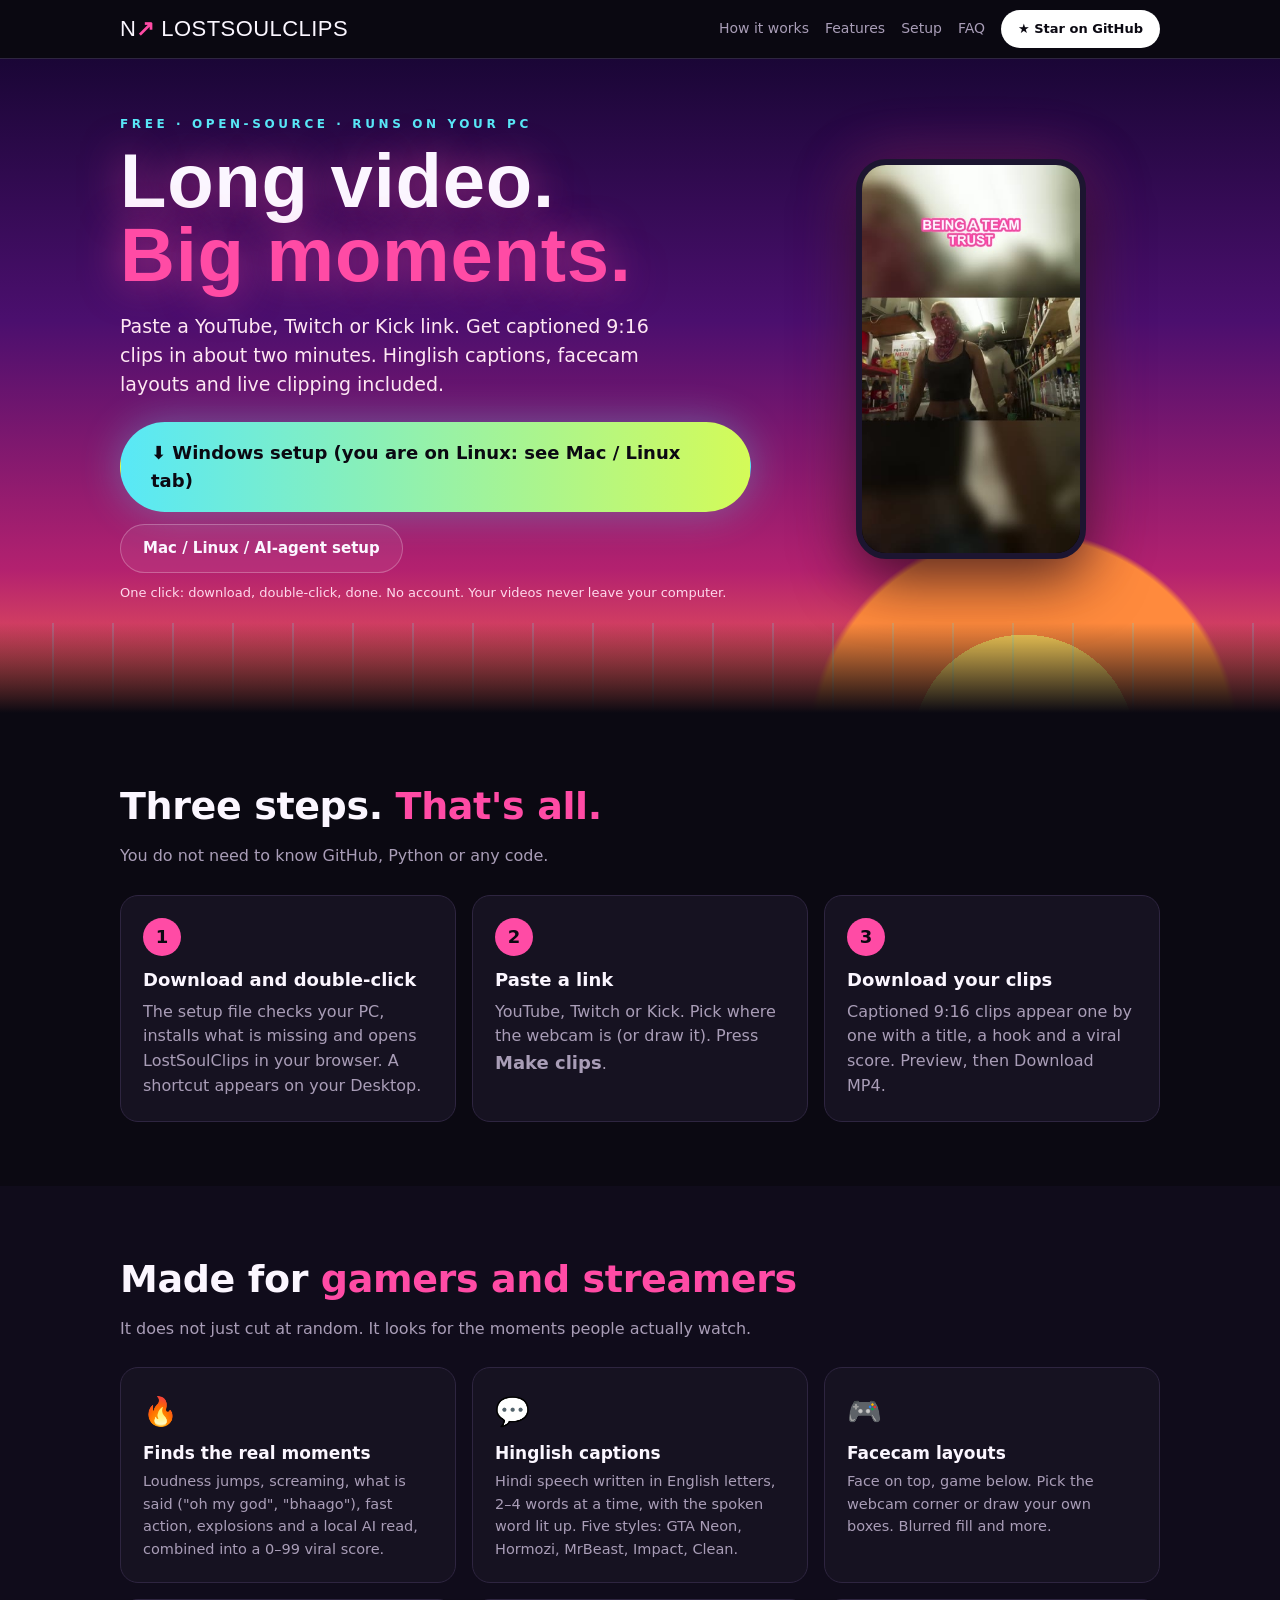
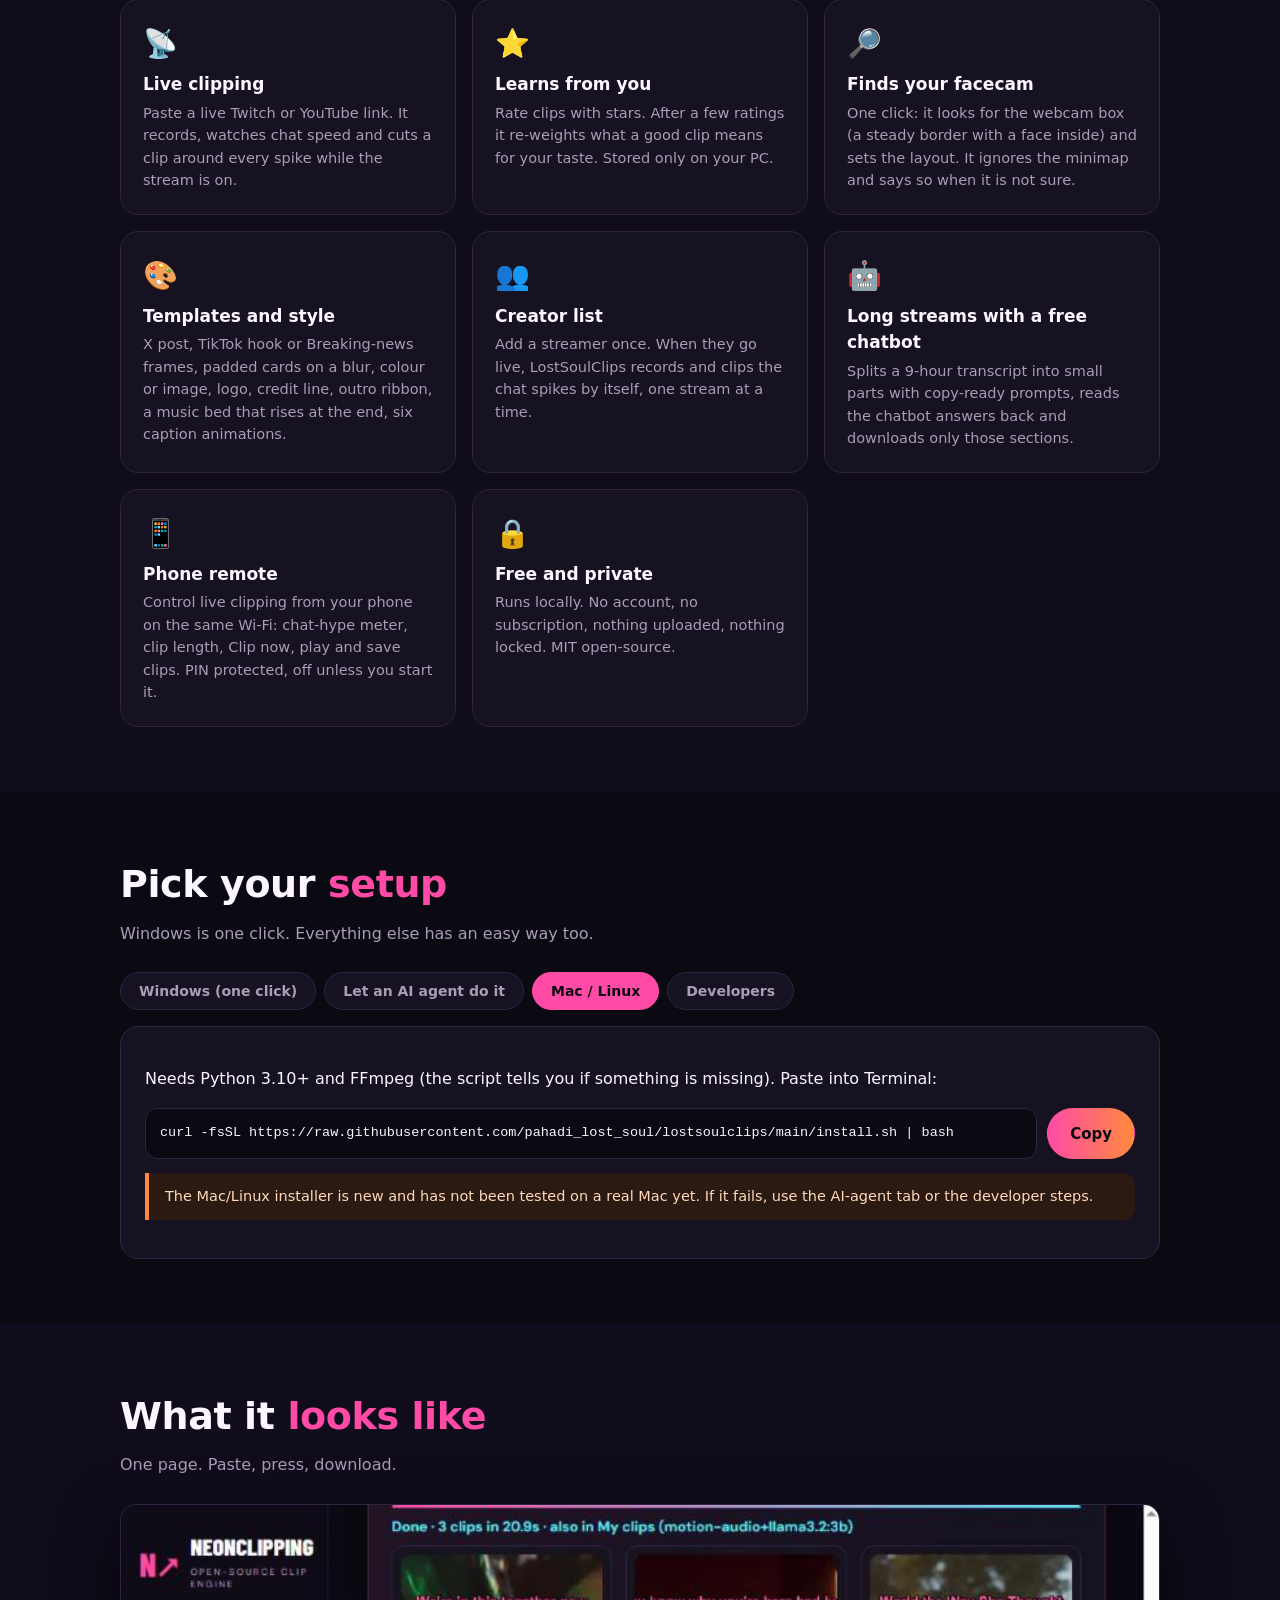
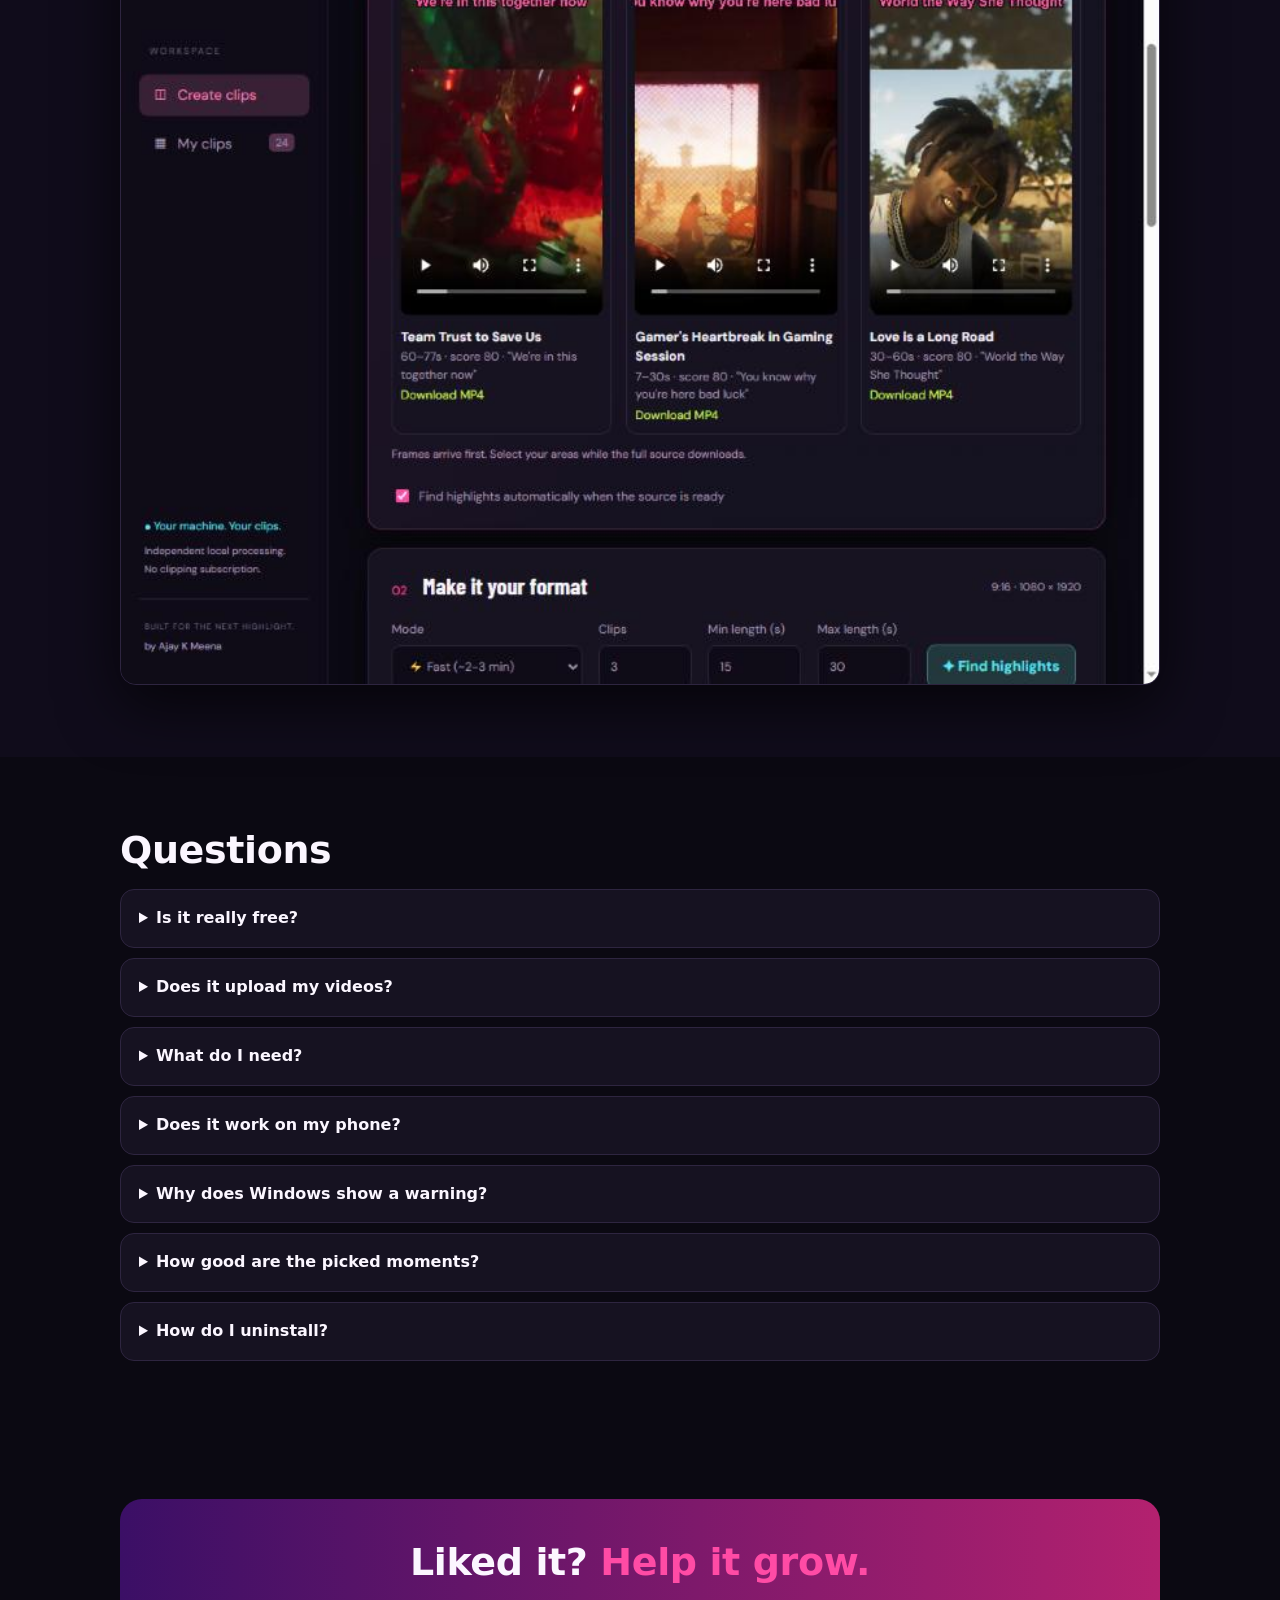
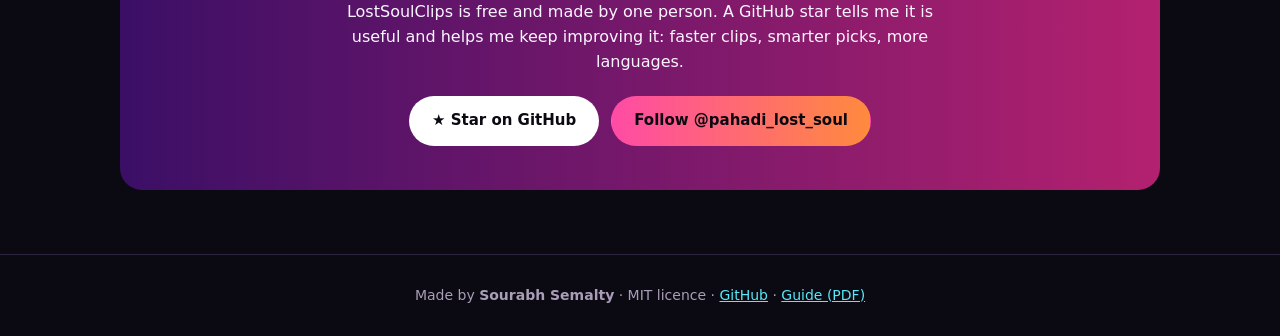
<file: docs/index.html>
<!doctype html>
<html lang="en">
<head>
<meta charset="utf-8">
<meta name="viewport" content="width=device-width, initial-scale=1">
<title>LostSoulClips · Free AI clip maker for gamers and streamers</title>
<meta name="description" content="Paste a YouTube, Twitch or Kick link and get captioned 9:16 clips in about two minutes. Free, open-source, runs on your own PC. Hinglish captions, facecam layouts, live clipping.">
<meta property="og:title" content="LostSoulClips: paste a link, get captioned 9:16 clips">
<meta property="og:description" content="Free and open-source. One-click setup for Windows. Hinglish captions, facecam layouts, live clipping, learns from your star ratings.">
<meta property="og:type" content="website">
<link rel="icon" href="data:image/svg+xml,%3Csvg xmlns='http://www.w3.org/2000/svg' viewBox='0 0 64 64'%3E%3Crect width='64' height='64' rx='14' fill='%230b0912'/%3E%3Ctext x='8' y='46' font-family='Impact,Arial Black' font-size='38' fill='%23ff4ba5'%3EN%3C/text%3E%3Cpath d='M34 40 L52 22 M40 22 H52 V34' stroke='%2358e8f7' stroke-width='5' fill='none' stroke-linecap='round'/%3E%3C/svg%3E">
<style>
:root{--bg:#0b0912;--panel:#161221;--line:#2e2540;--pink:#ff4ba5;--cyan:#58e8f7;--lime:#d4fb58;--orange:#ff8a3d;--white:#fbf6ff;--muted:#a99db7}
*{box-sizing:border-box}html{scroll-behavior:smooth}
body{margin:0;background:var(--bg);color:var(--white);font-family:"Segoe UI",system-ui,-apple-system,"Nirmala UI",sans-serif;line-height:1.55}
a{color:var(--cyan)}
.wrap{max-width:1080px;margin:0 auto;padding:0 20px}
nav{position:sticky;top:0;z-index:20;background:#0b0912e6;backdrop-filter:blur(10px);border-bottom:1px solid var(--line)}
nav .wrap{display:flex;align-items:center;gap:18px;height:58px}
.logo{font-family:Impact,"Arial Black",sans-serif;font-size:22px;letter-spacing:.02em;color:var(--white);text-decoration:none}.logo b{color:var(--pink)}
nav .links{margin-left:auto;display:flex;gap:16px;align-items:center;font-size:14px}nav .links a{color:var(--muted);text-decoration:none}nav .links a:hover{color:var(--white)}
.btn{display:inline-flex;align-items:center;gap:8px;border-radius:999px;padding:12px 22px;font-weight:800;text-decoration:none;border:1px solid transparent;cursor:pointer;font-size:15px;font-family:inherit}
.btn.main{background:linear-gradient(90deg,var(--cyan),var(--lime));color:#0b0912;font-size:18px;padding:16px 30px;box-shadow:0 0 40px #58e8f755}
.btn.pink{background:linear-gradient(90deg,var(--pink),var(--orange));color:#0b0912}
.btn.ghost{background:#ffffff10;border-color:#ffffff40;color:var(--white)}
.btn.white{background:#fff;color:#0b0912}
.btn:hover{transform:translateY(-2px)}
.hero{position:relative;overflow:hidden;background:radial-gradient(circle at 80% 105%,#ffd45a 0 9%,#ff8a3d 9% 17%,transparent 17.5%),linear-gradient(180deg,#1a0636 0%,#4b0f6e 40%,#b3216f 78%,#ff6a4d 100%)}
.hero::after{content:"";position:absolute;left:-10%;right:-10%;bottom:0;height:90px;background:linear-gradient(#0b091200,#0b0912),repeating-linear-gradient(90deg,#58e8f733 0 2px,transparent 2px 60px)}
.hero .wrap{display:grid;grid-template-columns:1.25fr .75fr;gap:30px;align-items:center;padding-top:56px;padding-bottom:110px;position:relative;z-index:1}
.kicker{letter-spacing:.3em;font-size:12px;font-weight:800;color:var(--cyan)}
h1{font-family:Impact,"Arial Black",sans-serif;font-size:clamp(40px,7vw,76px);line-height:.98;margin:10px 0 14px;letter-spacing:.01em;text-shadow:0 0 40px #ff4ba599}h1 em{font-style:normal;color:var(--pink)}
.sub{font-size:19px;max-width:560px;color:#ffe7f3}
.cta{display:flex;flex-wrap:wrap;gap:12px;margin:22px 0 10px}
.fine{font-size:13px;color:#ffd9ec}
.phone{justify-self:center;width:230px;border-radius:30px;border:6px solid #1c1530;box-shadow:0 20px 60px #000a,0 0 60px #ff4ba555;overflow:hidden;background:#000}
.phone img,.phone video{display:block;width:100%}
section{padding:64px 0}
h2{font-size:clamp(26px,4vw,38px);margin:0 0 8px;letter-spacing:-.01em}h2 em{font-style:normal;color:var(--pink)}
.lead{color:var(--muted);max-width:680px;margin:0 0 26px}
.steps{display:grid;grid-template-columns:repeat(3,1fr);gap:16px}
.step{background:var(--panel);border:1px solid var(--line);border-radius:18px;padding:22px}
.step .n{width:38px;height:38px;border-radius:50%;background:var(--pink);color:#0b0912;font-weight:900;display:flex;align-items:center;justify-content:center;margin-bottom:10px;font-size:18px}
.step b{font-size:18px}.step p{color:var(--muted);margin:6px 0 0}
.grid{display:grid;grid-template-columns:repeat(3,1fr);gap:16px}
.tile{background:var(--panel);border:1px solid var(--line);border-radius:18px;padding:22px}
.tile .ic{font-size:28px}.tile b{display:block;font-size:17px;margin:6px 0 4px}.tile p{margin:0;color:var(--muted);font-size:14.5px}
.tabs{display:flex;flex-wrap:wrap;gap:8px;margin-bottom:16px}
.tab{background:var(--panel);border:1px solid var(--line);color:var(--muted);padding:10px 18px;border-radius:999px;cursor:pointer;font-weight:700;font-family:inherit;font-size:14px}
.tab.on{background:var(--pink);border-color:var(--pink);color:#0b0912}
.pane{display:none;background:var(--panel);border:1px solid var(--line);border-radius:18px;padding:24px}.pane.on{display:block}
.pane ol{padding-left:20px;margin:10px 0}.pane li{margin:6px 0}
code,pre{font-family:Consolas,monospace}pre{background:#0b0912;border:1px solid var(--line);border-radius:12px;padding:14px;overflow:auto;font-size:13.5px;margin:10px 0;white-space:pre-wrap;word-break:break-all}
.copy{display:flex;gap:10px;align-items:stretch;flex-wrap:wrap}.copy pre{flex:1;margin:0;min-width:240px}
.note{border-left:4px solid var(--orange);background:#2a1a12;padding:12px 16px;border-radius:0 12px 12px 0;color:#ffd9b8;font-size:14.5px;margin:14px 0}
.shot{width:100%;border-radius:16px;border:1px solid var(--line);box-shadow:0 20px 60px #000a}
details{background:var(--panel);border:1px solid var(--line);border-radius:14px;padding:4px 18px;margin:10px 0}summary{cursor:pointer;font-weight:700;padding:12px 0}details p{color:var(--muted);margin:0 0 14px}
.support{background:linear-gradient(90deg,#3b0f66,#b3216f);border-radius:22px;padding:34px;text-align:center}
.support .cta{justify-content:center}
footer{border-top:1px solid var(--line);padding:30px 0;color:var(--muted);font-size:14px;text-align:center}
.os-note{display:none}
@media(max-width:820px){.hero .wrap{grid-template-columns:1fr;padding-bottom:90px}.phone{width:200px}.steps,.grid{grid-template-columns:1fr}nav .links a.hide-s{display:none}}
@media(prefers-reduced-motion:reduce){*{scroll-behavior:auto!important;transition:none!important}}
</style>
</head>
<body>

<nav><div class="wrap">
  <a class="logo" href="#">N<b>↗</b> LOSTSOULCLIPS</a>
  <div class="links">
    <a class="hide-s" href="#how">How it works</a><a class="hide-s" href="#features">Features</a><a class="hide-s" href="#setup">Setup</a><a class="hide-s" href="#faq">FAQ</a>
    <a class="btn white" style="padding:8px 16px;font-size:13px" href="https://github.com/Sourabh-Semalty/lostsoulclips" target="_blank" rel="noopener">★ Star on GitHub</a>
  </div>
</div></nav>

<header class="hero"><div class="wrap">
  <div>
    <div class="kicker">FREE · OPEN-SOURCE · RUNS ON YOUR PC</div>
    <h1>Long video.<br><em>Big moments.</em></h1>
    <p class="sub">Paste a YouTube, Twitch or Kick link. Get captioned 9:16 clips in about two minutes. Hinglish captions, facecam layouts and live clipping included.</p>
    <div class="cta">
      <a class="btn main" id="dl" href="https://github.com/Sourabh-Semalty/lostsoulclips/releases/latest/download/LostSoulClips-Setup.bat">⬇ Download for Windows</a>
      <a class="btn ghost" href="#setup">Mac / Linux / AI-agent setup</a>
    </div>
    <div class="fine">One click: download, double-click, done. No account. Your videos never leave your computer.</div>
    <div class="os-note note" id="mobile-note"><b>You are on a phone.</b> LostSoulClips runs on a computer. Open this page on your PC, or <a href="#" id="copy-link">copy this page link</a> and send it to yourself.</div>
  </div>
  <div class="phone"><video src="demo.mp4" poster="demo-poster.jpg" autoplay loop muted playsinline preload="auto" aria-label="A LostSoulClips clip: hook title, captions"></video></div>
</div></header>

<section id="how"><div class="wrap">
  <h2>Three steps. <em>That's all.</em></h2>
  <p class="lead">You do not need to know GitHub, Python or any code.</p>
  <div class="steps">
    <div class="step"><div class="n">1</div><b>Download and double-click</b><p>The setup file checks your PC, installs what is missing and opens LostSoulClips in your browser. A shortcut appears on your Desktop.</p></div>
    <div class="step"><div class="n">2</div><b>Paste a link</b><p>YouTube, Twitch or Kick. Pick where the webcam is (or draw it). Press <b>Make clips</b>.</p></div>
    <div class="step"><div class="n">3</div><b>Download your clips</b><p>Captioned 9:16 clips appear one by one with a title, a hook and a viral score. Preview, then Download MP4.</p></div>
  </div>
</div></section>

<section id="features" style="background:#100c1b"><div class="wrap">
  <h2>Made for <em>gamers and streamers</em></h2>
  <p class="lead">It does not just cut at random. It looks for the moments people actually watch.</p>
  <div class="grid">
    <div class="tile"><div class="ic">🔥</div><b>Finds the real moments</b><p>Loudness jumps, screaming, what is said ("oh my god", "bhaago"), fast action, explosions and a local AI read, combined into a 0–99 viral score.</p></div>
    <div class="tile"><div class="ic">💬</div><b>Hinglish captions</b><p>Hindi speech written in English letters, 2–4 words at a time, with the spoken word lit up. Five styles: GTA Neon, Hormozi, MrBeast, Impact, Clean.</p></div>
    <div class="tile"><div class="ic">🎮</div><b>Facecam layouts</b><p>Face on top, game below. Pick the webcam corner or draw your own boxes. Blurred fill and more.</p></div>
    <div class="tile"><div class="ic">📡</div><b>Live clipping</b><p>Paste a live Twitch or YouTube link. It records, watches chat speed and cuts a clip around every spike while the stream is on.</p></div>
    <div class="tile"><div class="ic">⭐</div><b>Learns from you</b><p>Rate clips with stars. After a few ratings it re-weights what a good clip means for your taste. Stored only on your PC.</p></div>
    <div class="tile"><div class="ic">🔎</div><b>Finds your facecam</b><p>One click: it looks for the webcam box (a steady border with a face inside) and sets the layout. It ignores the minimap and says so when it is not sure.</p></div>
    <div class="tile"><div class="ic">🎨</div><b>Templates and style</b><p>X post, TikTok hook or Breaking-news frames, padded cards on a blur, colour or image, logo, credit line, outro ribbon, a music bed that rises at the end, six caption animations.</p></div>
    <div class="tile"><div class="ic">👥</div><b>Creator list</b><p>Add a streamer once. When they go live, LostSoulClips records and clips the chat spikes by itself, one stream at a time.</p></div>
    <div class="tile"><div class="ic">🤖</div><b>Long streams with a free chatbot</b><p>Splits a 9-hour transcript into small parts with copy-ready prompts, reads the chatbot answers back and downloads only those sections.</p></div>
    <div class="tile"><div class="ic">📱</div><b>Phone remote</b><p>Control live clipping from your phone on the same Wi-Fi: chat-hype meter, clip length, Clip now, play and save clips. PIN protected, off unless you start it.</p></div>
    <div class="tile"><div class="ic">🔒</div><b>Free and private</b><p>Runs locally. No account, no subscription, nothing uploaded, nothing locked. MIT open-source.</p></div>
  </div>
</div></section>

<section id="setup"><div class="wrap">
  <h2>Pick your <em>setup</em></h2>
  <p class="lead">Windows is one click. Everything else has an easy way too.</p>
  <div class="tabs" role="tablist">
    <button class="tab on" data-p="win">Windows (one click)</button>
    <button class="tab" data-p="ai">Let an AI agent do it</button>
    <button class="tab" data-p="mac">Mac / Linux</button>
    <button class="tab" data-p="dev">Developers</button>
  </div>

  <div class="pane on" id="p-win">
    <a class="btn main" href="https://github.com/Sourabh-Semalty/lostsoulclips/releases/latest/download/LostSoulClips-Setup.bat">⬇ Download LostSoulClips-Setup.bat</a>
    <ol>
      <li>Open the downloaded file (double-click). If Windows asks "Windows protected your PC", press <b>More info → Run anyway</b>. The file is plain text and not code-signed; you can open it in Notepad first.</li>
      <li>It checks your PC and installs what is missing (Python, FFmpeg). Needs internet, about 3–8 minutes, no admin rights.</li>
      <li>It asks two optional questions (GPU libraries, AI titles) and then opens LostSoulClips in your browser.</li>
      <li>Next time just double-click the <b>LostSoulClips</b> shortcut on your Desktop.</li>
    </ol>
    <div class="note">Everything is installed in one folder (<code>%LOCALAPPDATA%\LostSoulClips</code>). Delete it to uninstall.</div>
  </div>

  <div class="pane" id="p-ai">
    <p>Don't want to read anything? Give this prompt to an AI agent that can run commands on your computer (Claude Code, OpenAI Codex, Google Antigravity, Cursor). It checks your PC, installs everything, opens the app and explains it to you in simple Hindi.</p>
    <button class="btn pink" id="copy-prompt">📋 Copy the setup prompt</button>
    <span id="copy-prompt-msg" style="margin-left:10px;color:var(--lime)"></span>
    <p style="margin-top:14px"><a href="LOSTSOULCLIPS-AGENT-SETUP-PROMPT.txt" target="_blank" rel="noopener">Open the prompt as a text file</a> · <a href="LostSoulClips-Guide-EN-HI.pdf" target="_blank" rel="noopener">Read the guide (PDF, English + हिंदी)</a></p>
  </div>

  <div class="pane" id="p-mac">
    <p>Needs Python 3.10+ and FFmpeg (the script tells you if something is missing). Paste into Terminal:</p>
    <div class="copy"><pre id="mac-cmd">curl -fsSL https://raw.githubusercontent.com/pahadi_lost_soul/lostsoulclips/main/install.sh | bash</pre><button class="btn pink" data-copy="mac-cmd">Copy</button></div>
    <div class="note">The Mac/Linux installer is new and has not been tested on a real Mac yet. If it fails, use the AI-agent tab or the developer steps.</div>
  </div>

  <div class="pane" id="p-dev">
    <pre>git clone https://github.com/Sourabh-Semalty/lostsoulclips
cd lostsoulclips
./run.ps1     # Windows
./run.sh      # Mac / Linux</pre>
    <p>Then open <code>http://127.0.0.1:8770</code>. Source, issues and the full README: <a href="https://github.com/Sourabh-Semalty/lostsoulclips" target="_blank" rel="noopener">github.com/Sourabh-Semalty/lostsoulclips</a>.</p>
  </div>
</div></section>

<section style="background:#100c1b"><div class="wrap">
  <h2>What it <em>looks like</em></h2>
  <p class="lead">One page. Paste, press, download.</p>
  <img class="shot" src="lostsoulclips-ui.jpg" alt="LostSoulClips showing three finished clips">
</div></section>

<section id="faq"><div class="wrap">
  <h2>Questions</h2>
  <details><summary>Is it really free?</summary><p>Yes. It is open-source (MIT). No account, no subscription, no watermark, nothing locked behind a donation.</p></details>
  <details><summary>Does it upload my videos?</summary><p>No. Everything runs on your own computer. Videos, clips and your ratings stay in the app folder. The app only talks to YouTube/Twitch/Kick to fetch the video you paste.</p></details>
  <details><summary>What do I need?</summary><p>A Windows 10/11 PC (a Mac/Linux script exists but is untested) and internet for the first install. An NVIDIA GPU makes some steps faster but is not required.</p></details>
  <details><summary>Does it work on my phone?</summary><p>The tool runs on a computer. This website works on a phone, but the clip maker needs a PC. Using your phone as a remote for the app on your PC (same Wi-Fi) is planned, not built yet.</p></details>
  <details><summary>Why does Windows show a warning?</summary><p>The setup file is not code-signed (that costs money). It is plain text: right-click → Edit, or open it in Notepad, and read every line. The app itself is fully open-source on GitHub.</p></details>
  <details><summary>How good are the picked moments?</summary><p>It finds loud, energetic, quotable moments with fast action. It is a heuristic plus a small local AI, not magic: always watch a clip before posting. Your star ratings make it better at your taste.</p></details>
  <details><summary>How do I uninstall?</summary><p>Delete the LostSoulClips folder in <code>%LOCALAPPDATA%</code> and the Desktop shortcut. Nothing else is changed on your PC (Python and FFmpeg stay if you had them).</p></details>
</div></section>

<section><div class="wrap">
  <div class="support">
    <h2>Liked it? <em>Help it grow.</em></h2>
    <p style="max-width:620px;margin:0 auto 6px">LostSoulClips is free and made by one person. A GitHub star tells me it is useful and helps me keep improving it: faster clips, smarter picks, more languages.</p>
    <div class="cta">
      <a class="btn white" href="https://github.com/Sourabh-Semalty/lostsoulclips" target="_blank" rel="noopener">★ Star on GitHub</a>
      <a class="btn pink" href="https://www.instagram.com/pahadi_lost_soul/" target="_blank" rel="noopener">Follow @pahadi_lost_soul</a>
    </div>
  </div>
</div></section>

<footer><div class="wrap">Made by <b>Sourabh Semalty</b> · MIT licence · <a href="https://github.com/Sourabh-Semalty/lostsoulclips" target="_blank" rel="noopener">GitHub</a> · <a href="LostSoulClips-Guide-EN-HI.pdf" target="_blank" rel="noopener">Guide (PDF)</a></div></footer>

<script>
(function(){
  // tabs
  document.querySelectorAll('.tab').forEach(function(t){t.onclick=function(){
    document.querySelectorAll('.tab').forEach(function(x){x.classList.toggle('on',x===t)});
    document.querySelectorAll('.pane').forEach(function(p){p.classList.toggle('on',p.id==='p-'+t.dataset.p)});
  };});
  // copy buttons
  document.querySelectorAll('[data-copy]').forEach(function(b){b.onclick=function(){
    var txt=document.getElementById(b.dataset.copy).textContent;
    navigator.clipboard.writeText(txt).then(function(){var o=b.textContent;b.textContent='Copied ✓';setTimeout(function(){b.textContent=o},1500)});
  };});
  // copy the agent prompt (loaded from the same site so it always matches the repo)
  var cp=document.getElementById('copy-prompt'),msg=document.getElementById('copy-prompt-msg');
  if(cp)cp.onclick=function(){
    fetch('LOSTSOULCLIPS-AGENT-SETUP-PROMPT.txt').then(function(r){if(!r.ok)throw 0;return r.text()}).then(function(t){
      return navigator.clipboard.writeText(t).then(function(){msg.textContent='Copied ✓ now paste it into your AI agent'});
    }).catch(function(){msg.textContent='Could not copy. Use "Open the prompt as a text file" below.';msg.style.color='#ffb86b'});
  };
  // phone and non-Windows hints
  var ua=navigator.userAgent||'',mobile=/Android|iPhone|iPad|iPod/i.test(ua),mac=/Macintosh|Mac OS X/i.test(ua)&&!mobile,linux=/Linux|X11/i.test(ua)&&!mobile&&!/Windows/i.test(ua);
  if(mobile){document.getElementById('mobile-note').style.display='block';
    var c=document.getElementById('copy-link');if(c)c.onclick=function(e){e.preventDefault();navigator.clipboard&&navigator.clipboard.writeText(location.href);c.textContent='link copied ✓'};}
  if(mac||linux){var dl=document.getElementById('dl');dl.textContent='⬇ Windows setup (you are on '+(mac?'Mac':'Linux')+': see Mac / Linux tab)';dl.href='#setup';
    document.querySelector('[data-p="mac"]').click();}
})();
</script>
</body>
</html>
</file>
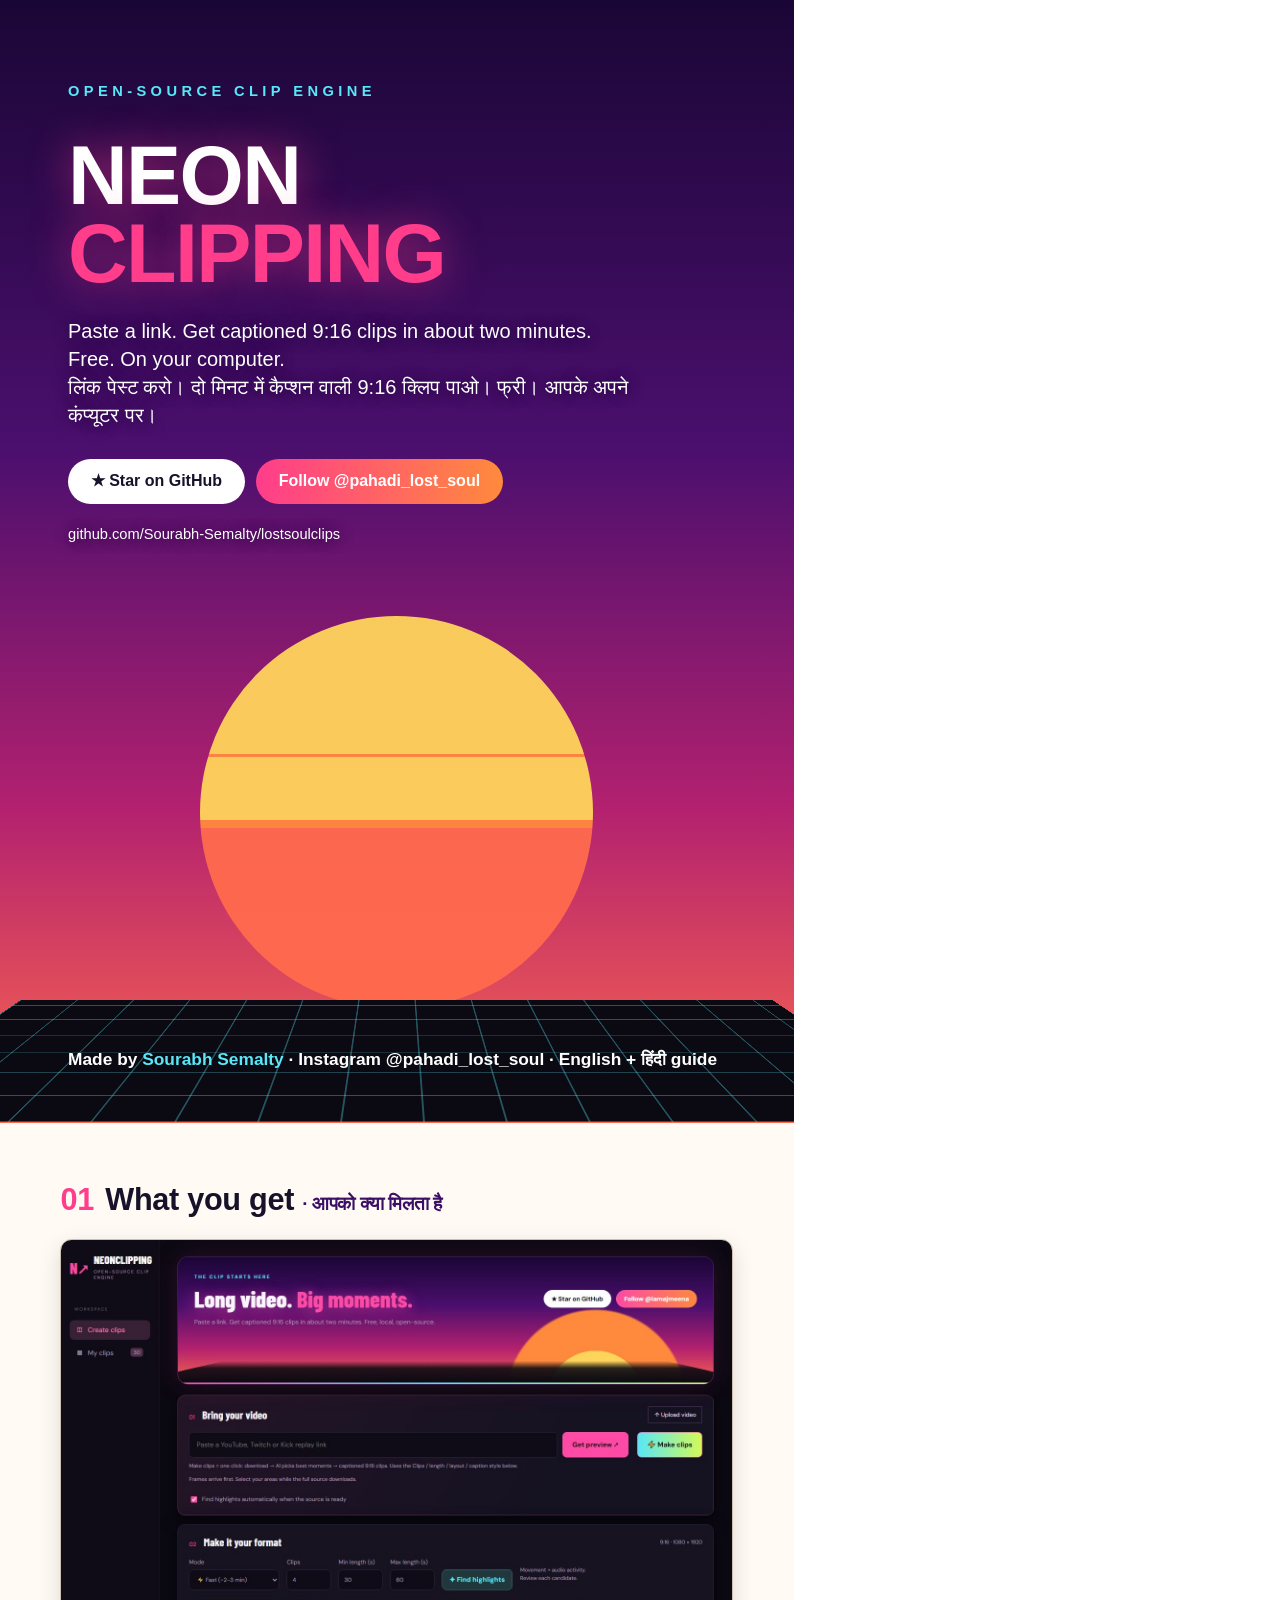
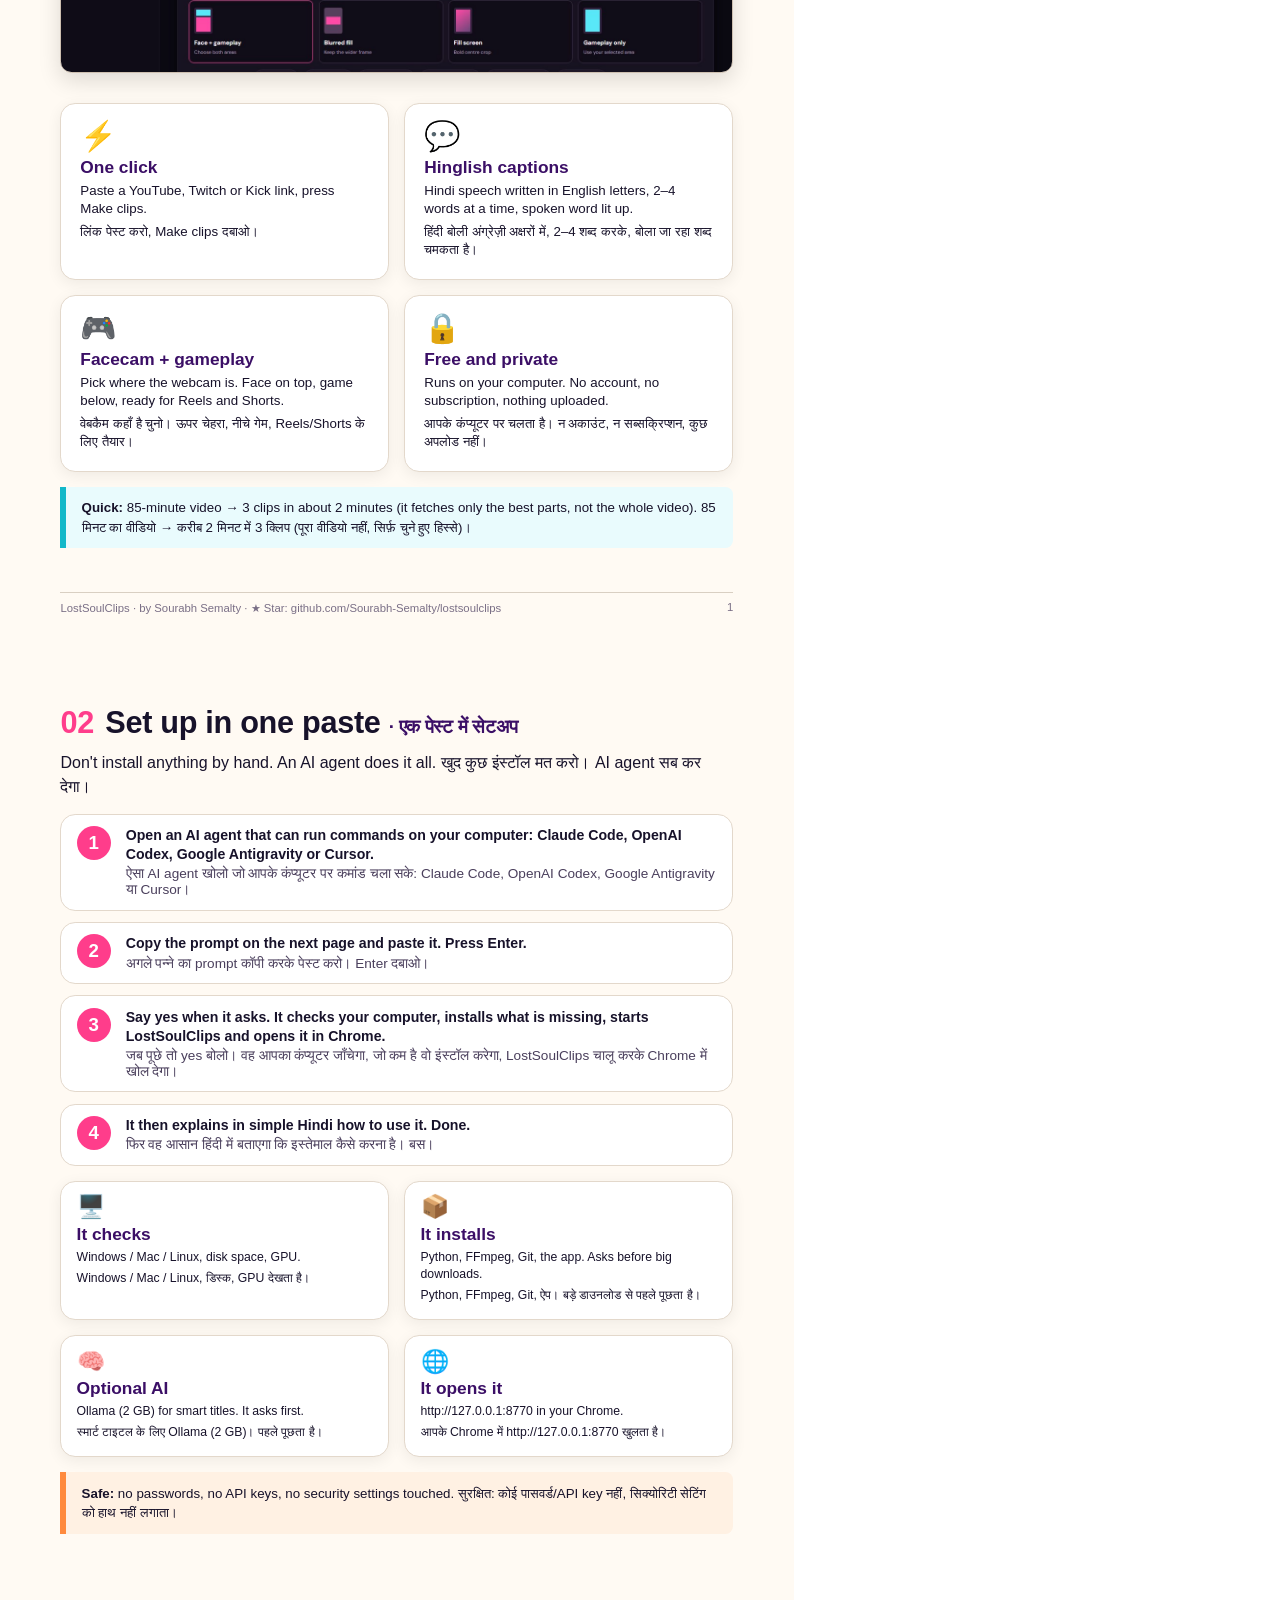
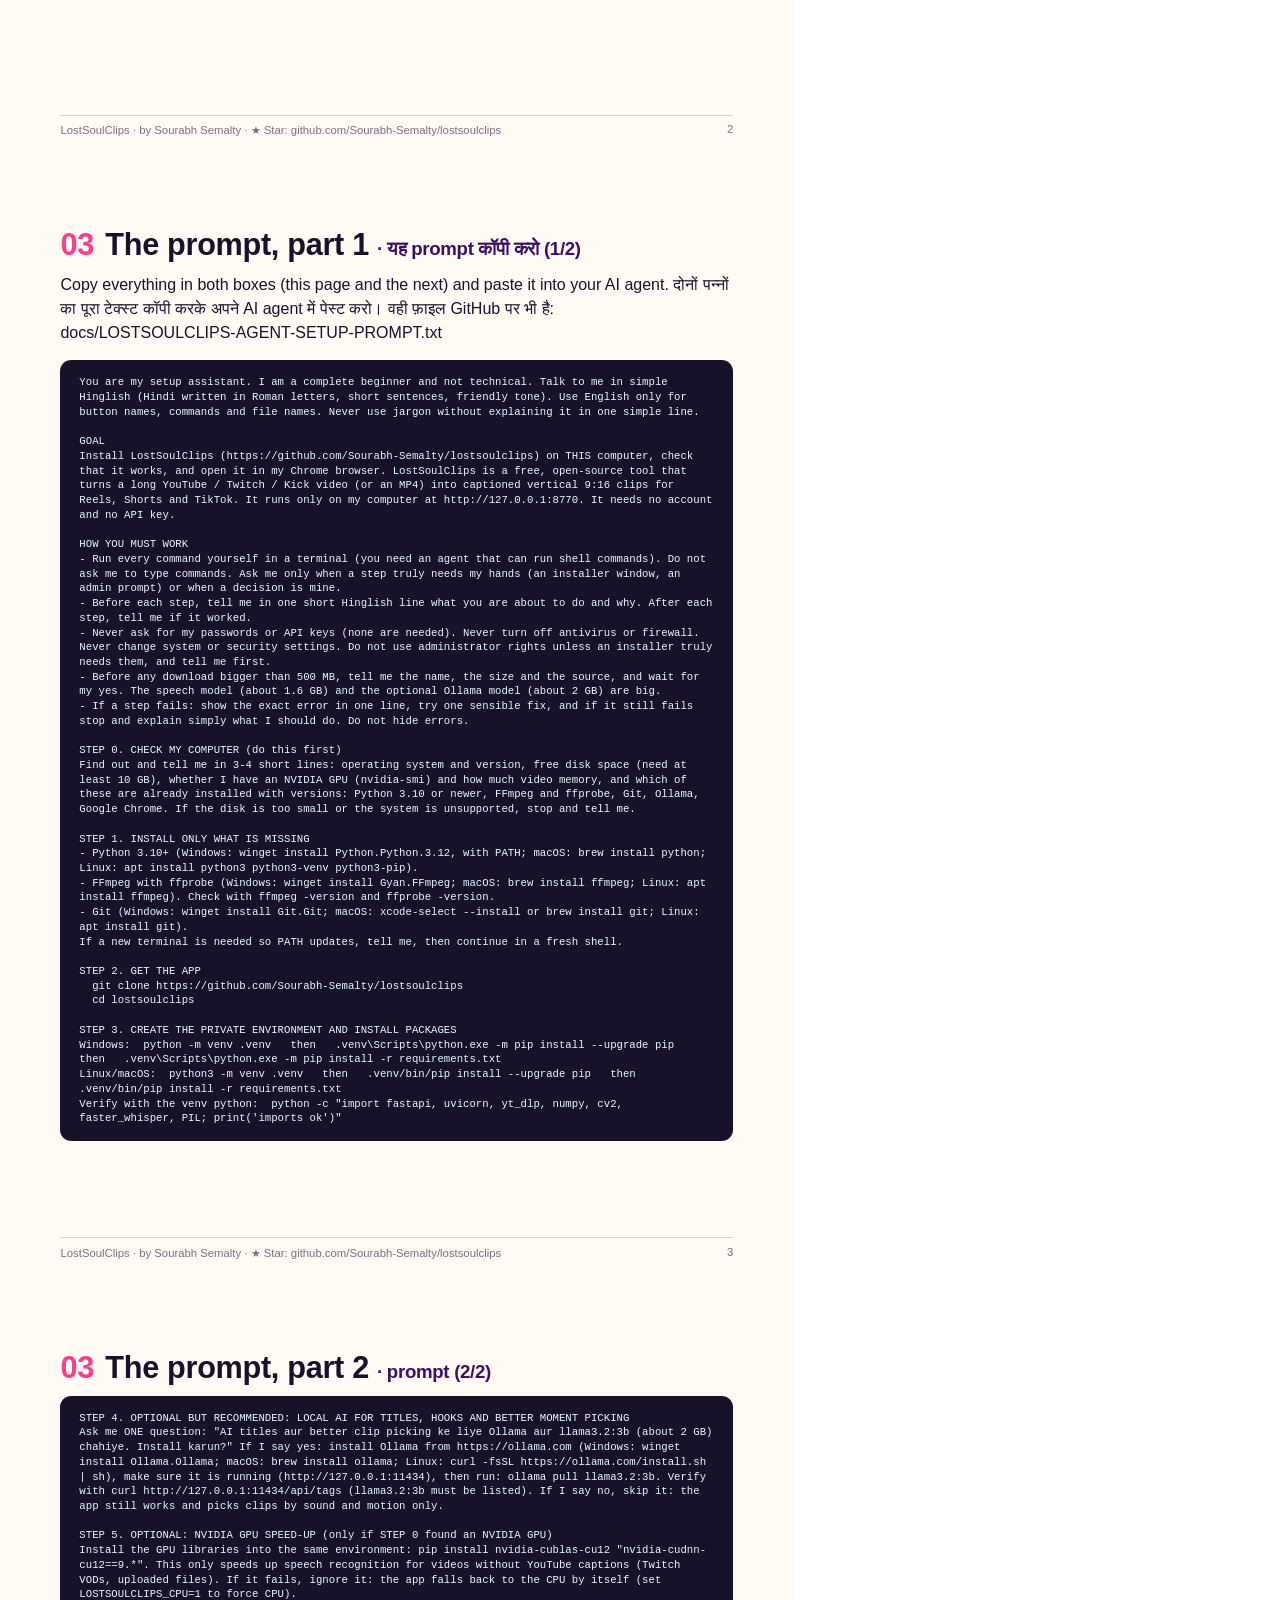
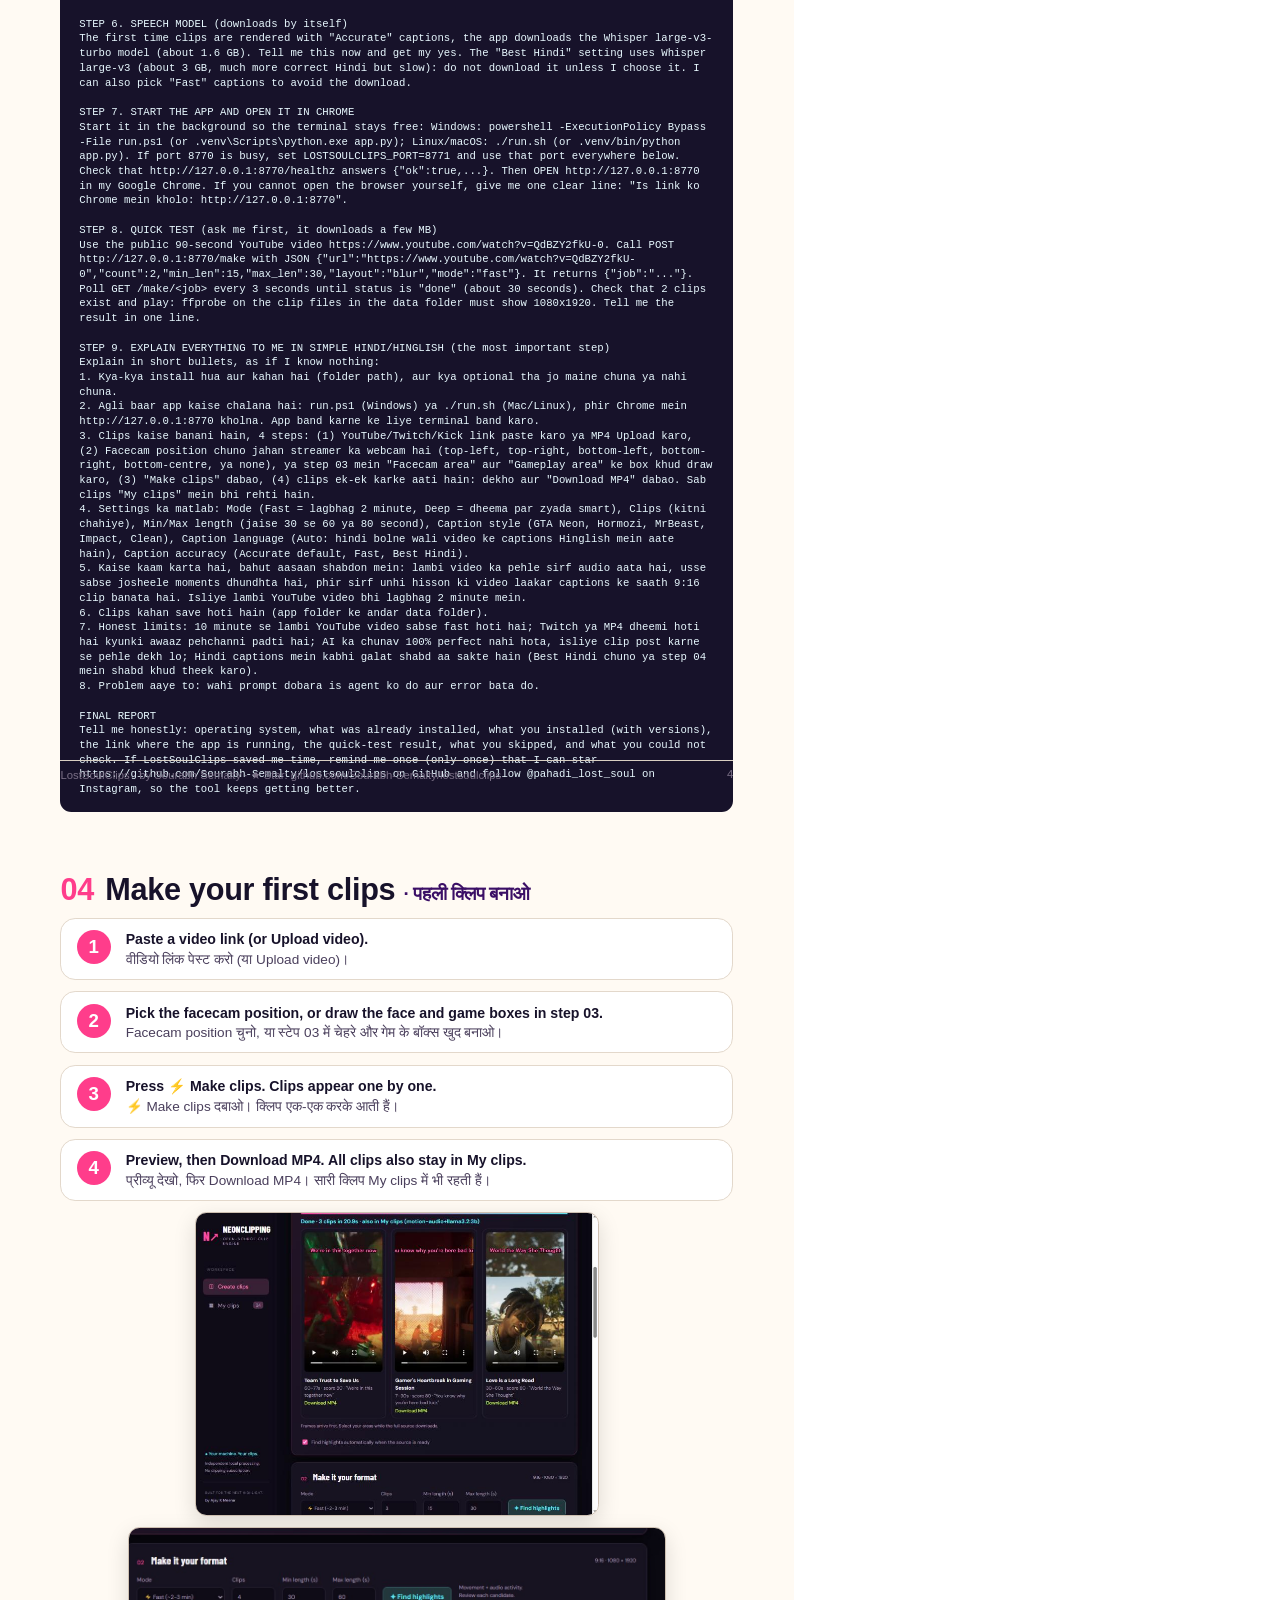
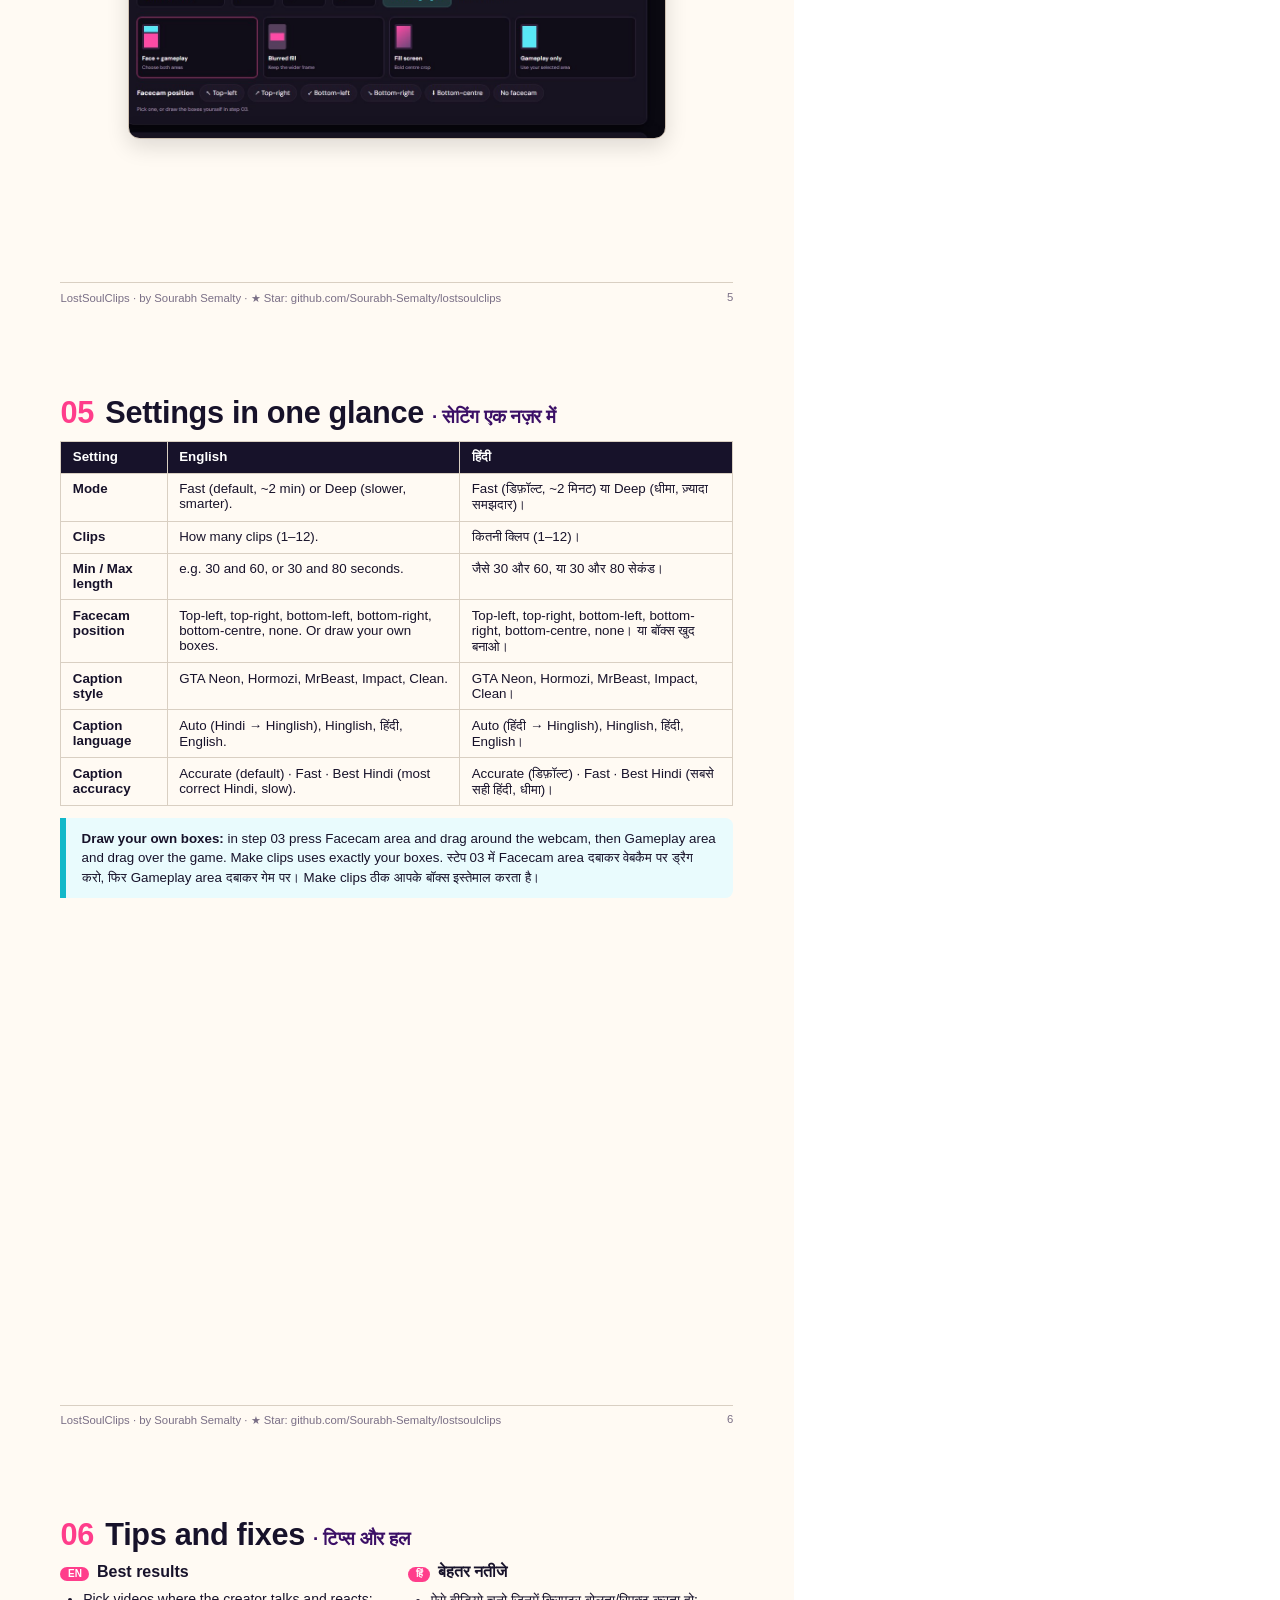
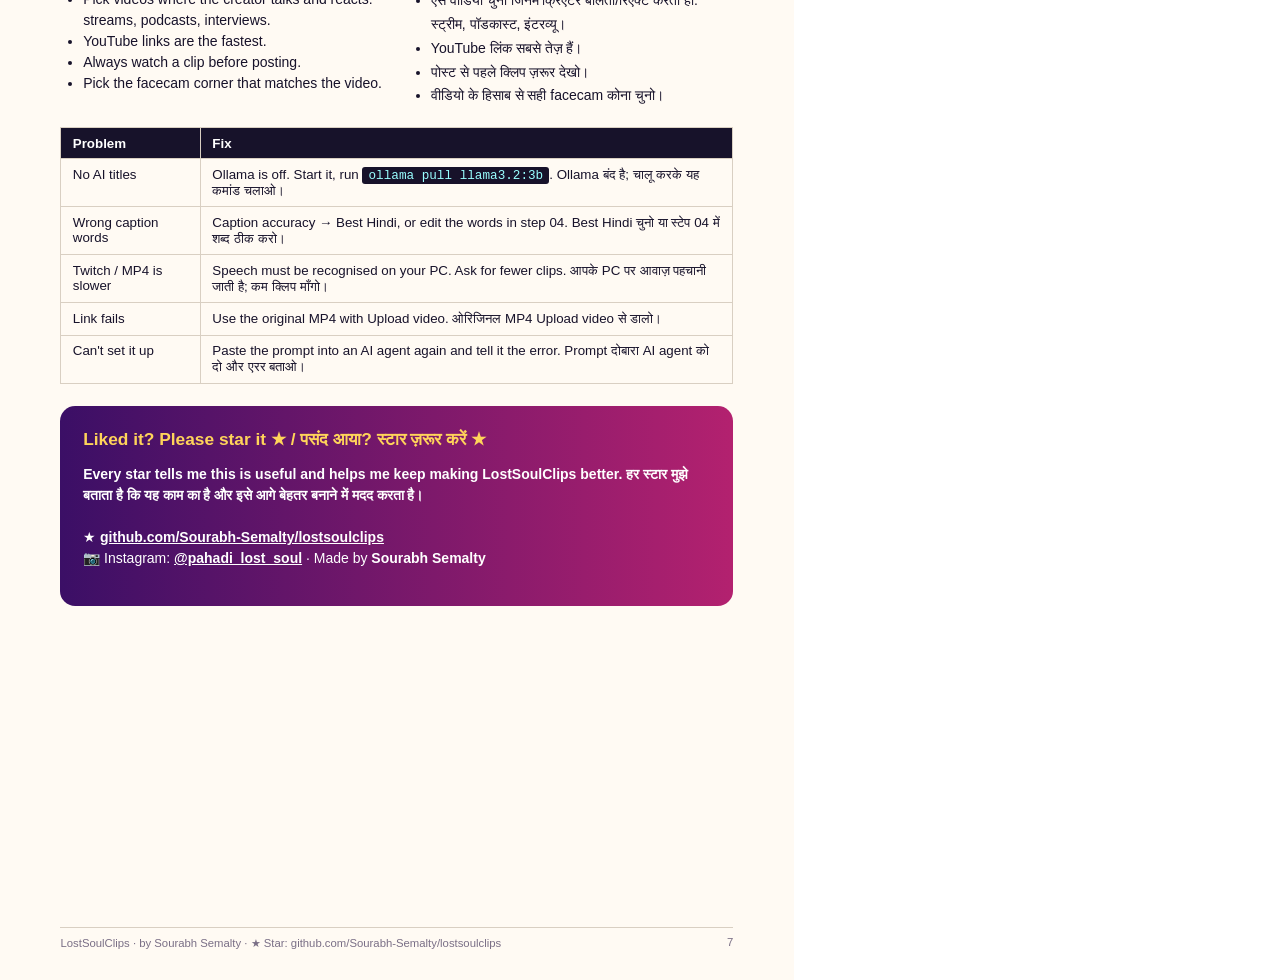
<file: docs/guide/guide.html>
<!doctype html>
<html lang="en"><head><meta charset="utf-8"><title>LostSoulClips Guide · English + हिंदी</title>
<style>@page{size:A4;margin:0}
:root{--ink:#17122a;--paper:#fffaf3;--pink:#ff3d8b;--orange:#ff8a3d;--cyan:#12b8c9;--lime:#a6d800;--violet:#3b0f66}
*{box-sizing:border-box}
html{font-family:"Segoe UI","Nirmala UI","Mangal",sans-serif;color:var(--ink)}
body{margin:0;background:#fff}
.page{width:210mm;height:297mm;position:relative;overflow:hidden;page-break-after:always;background:var(--paper);padding:16mm 16mm 16mm}
.page.cover{padding:0;background:linear-gradient(180deg,#1a0636 0%,#4b0f6e 40%,#b3216f 72%,#ff6a4d 100%);color:#fff}
.cover .sun{position:absolute;left:50%;bottom:30mm;width:104mm;height:104mm;margin-left:-52mm;border-radius:50%;background:linear-gradient(180deg,#ffd45a 0 35%,#ff8a3d 35% 36%,#ffd45a 36% 52%,#ff8a3d 52% 54%,#ff6a4d 54%);opacity:.95}
.cover .grid{position:absolute;left:-20%;right:-20%;bottom:0;height:90mm;background:#0b0912;background-image:repeating-linear-gradient(90deg,#58e8f755 0 2px,transparent 2px 22mm),repeating-linear-gradient(0deg,#58e8f755 0 2px,transparent 2px 14mm);transform:perspective(160mm) rotateX(58deg);transform-origin:bottom}
.cover .txt{position:absolute;left:18mm;right:18mm;top:22mm;z-index:2}
.kicker{letter-spacing:.3em;font-size:11pt;font-weight:700;color:#58e8f7}
.cover h1{font-size:62pt;line-height:.95;margin:10mm 0 6mm;font-weight:900;letter-spacing:-.02em;text-shadow:0 0 40px #ff3d8b99}
.cover h1 em{font-style:normal;color:var(--pink)}
.cover p{font-size:15pt;max-width:150mm;line-height:1.4;text-shadow:0 1px 14px #1a0636}
.cover .by{position:absolute;left:18mm;bottom:14mm;z-index:2;font-weight:700;font-size:13pt}
.cover .by span{color:#58e8f7}
.chip{display:inline-block;background:#fff;color:#17122a;border-radius:99px;padding:3mm 6mm;font-weight:800;font-size:12pt;margin-right:3mm;text-shadow:none}
.chip.ig{background:linear-gradient(90deg,#ff3d8b,#ff8a3d);color:#fff}
h2{font-size:23pt;margin:0 0 3mm;font-weight:900;letter-spacing:-.01em;line-height:1.1}
h2 .n{color:var(--pink);margin-right:3mm}
h3{font-size:13pt;margin:5mm 0 1.5mm;color:var(--violet)}
p,li{font-size:10.5pt;line-height:1.5}
ul,ol{padding-left:6mm;margin:2mm 0}
code{background:#17122a;color:#9ff;border-radius:3px;padding:.3mm 1.6mm;font-family:Consolas,monospace;font-size:9.5pt}
pre{background:#17122a;color:#e8f9ff;padding:4mm 5mm;border-radius:3mm;font-family:Consolas,monospace;font-size:10pt;line-height:1.5;margin:3mm 0;white-space:pre-wrap}
pre.pr{font-size:8pt;line-height:1.38}
.shot{border:1px solid #cdbfb0;border-radius:3mm;box-shadow:0 2mm 6mm #0002;margin:3mm 0;max-width:100%}
.note{border-left:1.6mm solid var(--cyan);background:#e9fbfd;padding:3mm 4mm;border-radius:0 2mm 2mm 0;font-size:10pt;line-height:1.45;margin:3mm 0}
.warn{border-left-color:var(--orange);background:#fff1e3}
table{border-collapse:collapse;width:100%;margin:3mm 0;font-size:10pt}
td,th{border:1px solid #d9cfc2;padding:2mm 3mm;text-align:left;vertical-align:top}
th{background:#17122a;color:#fff}
.foot{position:absolute;left:16mm;right:16mm;bottom:8mm;font-size:8.5pt;color:#7a6f86;display:flex;justify-content:space-between;border-top:1px solid #d9cfc2;padding-top:2mm}
.cta{background:linear-gradient(90deg,#3b0f66,#b3216f);color:#fff;border-radius:4mm;padding:6mm;margin-top:6mm}
.cta h3{color:#ffd45a;margin-top:0}
.cta a{color:#fff;font-weight:800}
.hi{font-family:"Nirmala UI","Mangal","Segoe UI",sans-serif}
.hi p,.hi li{line-height:1.7}
.cols{display:grid;grid-template-columns:1fr 1fr;gap:6mm}
.lg{display:inline-block;background:var(--pink);color:#fff;font-size:7.5pt;font-weight:800;border-radius:2mm;padding:.4mm 2mm;margin-right:2mm}
.sub{font-size:14pt;font-weight:700;color:var(--violet)}
.lead{font-size:12pt;margin:2mm 0 4mm}
.tiles{display:grid;grid-template-columns:1fr 1fr;gap:4mm;margin:4mm 0}
.tile{background:#fff;border:1px solid #e3d8cb;border-radius:4mm;padding:4mm 5mm;box-shadow:0 1mm 4mm #0001}
.tile .ic{font-size:22pt}
.tile b{display:block;font-size:13pt;margin:1mm 0;color:var(--violet)}
.tile p{margin:0 0 1mm;font-size:10pt;line-height:1.4}
.tiles.small .tile{padding:3mm 4mm}
.tiles.small .tile p{font-size:9.2pt}
.tiles.small .ic{font-size:17pt}
.steps{display:grid;gap:3mm;margin:3mm 0}
.stp{display:flex;gap:4mm;align-items:flex-start;background:#fff;border:1px solid #e3d8cb;border-radius:4mm;padding:3mm 4mm}
.stp .num{flex:none;width:9mm;height:9mm;border-radius:50%;background:var(--pink);color:#fff;font-weight:900;font-size:14pt;display:flex;align-items:center;justify-content:center}
.stp b{font-size:10.6pt;line-height:1.35;display:block}
.stp .hi{font-size:10.2pt;color:#4a3f5c;margin-top:.6mm}
</style></head><body>
<section class="page cover"><div class="sun"></div><div class="grid"></div>
<div class="txt"><div class="kicker">OPEN-SOURCE CLIP ENGINE</div><h1>NEON<br><em>CLIPPING</em></h1>
<p>Paste a link. Get captioned 9:16 clips in about two minutes. Free. On your computer.<br><span class="hi">लिंक पेस्ट करो। दो मिनट में कैप्शन वाली 9:16 क्लिप पाओ। फ्री। आपके अपने कंप्यूटर पर।</span></p>
<p style="margin-top:8mm"><span class="chip">★ Star on GitHub</span><span class="chip ig">Follow @pahadi_lost_soul</span></p><p style="font-size:11pt">github.com/Sourabh-Semalty/lostsoulclips</p></div>
<div class="by">Made by <span>Sourabh Semalty</span> · Instagram @pahadi_lost_soul · English + हिंदी guide</div></section>
<section class="page"><h2><span class="n">01</span>What you get <span class="hi sub">· आपको क्या मिलता है</span></h2>
<img class="shot" src="home.jpg" style="width:100%">
<div class="tiles">
<div class="tile"><div class="ic">⚡</div><b>One click</b><p>Paste a YouTube, Twitch or Kick link, press Make clips.</p><p class="hi">लिंक पेस्ट करो, Make clips दबाओ।</p></div>
<div class="tile"><div class="ic">💬</div><b>Hinglish captions</b><p>Hindi speech written in English letters, 2–4 words at a time, spoken word lit up.</p><p class="hi">हिंदी बोली अंग्रेज़ी अक्षरों में, 2–4 शब्द करके, बोला जा रहा शब्द चमकता है।</p></div>
<div class="tile"><div class="ic">🎮</div><b>Facecam + gameplay</b><p>Pick where the webcam is. Face on top, game below, ready for Reels and Shorts.</p><p class="hi">वेबकैम कहाँ है चुनो। ऊपर चेहरा, नीचे गेम, Reels/Shorts के लिए तैयार।</p></div>
<div class="tile"><div class="ic">🔒</div><b>Free and private</b><p>Runs on your computer. No account, no subscription, nothing uploaded.</p><p class="hi">आपके कंप्यूटर पर चलता है। न अकाउंट, न सब्सक्रिप्शन, कुछ अपलोड नहीं।</p></div>
</div>
<div class="note"><b>Quick:</b> 85-minute video → 3 clips in about 2 minutes (it fetches only the best parts, not the whole video). <span class="hi">85 मिनट का वीडियो → करीब 2 मिनट में 3 क्लिप (पूरा वीडियो नहीं, सिर्फ़ चुने हुए हिस्से)।</span></div>
<div class="foot"><span>LostSoulClips · by Sourabh Semalty · ★ Star: github.com/Sourabh-Semalty/lostsoulclips</span><span>1</span></div></section>
<section class="page"><h2><span class="n">02</span>Set up in one paste <span class="hi sub">· एक पेस्ट में सेटअप</span></h2>
<p class="lead">Don't install anything by hand. An AI agent does it all. <span class="hi">खुद कुछ इंस्टॉल मत करो। AI agent सब कर देगा।</span></p>
<div class="steps">
<div class="stp"><div class="num">1</div><div><b>Open an AI agent that can run commands on your computer: Claude Code, OpenAI Codex, Google Antigravity or Cursor.</b><div class="hi">ऐसा AI agent खोलो जो आपके कंप्यूटर पर कमांड चला सके: Claude Code, OpenAI Codex, Google Antigravity या Cursor।</div></div></div>
<div class="stp"><div class="num">2</div><div><b>Copy the prompt on the next page and paste it. Press Enter.</b><div class="hi">अगले पन्ने का prompt कॉपी करके पेस्ट करो। Enter दबाओ।</div></div></div>
<div class="stp"><div class="num">3</div><div><b>Say yes when it asks. It checks your computer, installs what is missing, starts LostSoulClips and opens it in Chrome.</b><div class="hi">जब पूछे तो yes बोलो। वह आपका कंप्यूटर जाँचेगा, जो कम है वो इंस्टॉल करेगा, LostSoulClips चालू करके Chrome में खोल देगा।</div></div></div>
<div class="stp"><div class="num">4</div><div><b>It then explains in simple Hindi how to use it. Done.</b><div class="hi">फिर वह आसान हिंदी में बताएगा कि इस्तेमाल कैसे करना है। बस।</div></div></div>
</div>
<div class="tiles small">
<div class="tile"><div class="ic">🖥️</div><b>It checks</b><p>Windows / Mac / Linux, disk space, GPU.</p><p class="hi">Windows / Mac / Linux, डिस्क, GPU देखता है।</p></div>
<div class="tile"><div class="ic">📦</div><b>It installs</b><p>Python, FFmpeg, Git, the app. Asks before big downloads.</p><p class="hi">Python, FFmpeg, Git, ऐप। बड़े डाउनलोड से पहले पूछता है।</p></div>
<div class="tile"><div class="ic">🧠</div><b>Optional AI</b><p>Ollama (2 GB) for smart titles. It asks first.</p><p class="hi">स्मार्ट टाइटल के लिए Ollama (2 GB)। पहले पूछता है।</p></div>
<div class="tile"><div class="ic">🌐</div><b>It opens it</b><p>http://127.0.0.1:8770 in your Chrome.</p><p class="hi">आपके Chrome में http://127.0.0.1:8770 खुलता है।</p></div>
</div>
<div class="note warn"><b>Safe:</b> no passwords, no API keys, no security settings touched. <span class="hi">सुरक्षित: कोई पासवर्ड/API key नहीं, सिक्योरिटी सेटिंग को हाथ नहीं लगाता।</span></div>
<div class="foot"><span>LostSoulClips · by Sourabh Semalty · ★ Star: github.com/Sourabh-Semalty/lostsoulclips</span><span>2</span></div></section>
<section class="page"><h2><span class="n">03</span>The prompt, part 1 <span class="hi sub">· यह prompt कॉपी करो (1/2)</span></h2>
<p class="lead">Copy everything in both boxes (this page and the next) and paste it into your AI agent. <span class="hi">दोनों पन्नों का पूरा टेक्स्ट कॉपी करके अपने AI agent में पेस्ट करो। वही फ़ाइल GitHub पर भी है: docs/LOSTSOULCLIPS-AGENT-SETUP-PROMPT.txt</span></p>
<pre class="pr">You are my setup assistant. I am a complete beginner and not technical. Talk to me in simple Hinglish (Hindi written in Roman letters, short sentences, friendly tone). Use English only for button names, commands and file names. Never use jargon without explaining it in one simple line.

GOAL
Install LostSoulClips (https://github.com/Sourabh-Semalty/lostsoulclips) on THIS computer, check that it works, and open it in my Chrome browser. LostSoulClips is a free, open-source tool that turns a long YouTube / Twitch / Kick video (or an MP4) into captioned vertical 9:16 clips for Reels, Shorts and TikTok. It runs only on my computer at http://127.0.0.1:8770. It needs no account and no API key.

HOW YOU MUST WORK
- Run every command yourself in a terminal (you need an agent that can run shell commands). Do not ask me to type commands. Ask me only when a step truly needs my hands (an installer window, an admin prompt) or when a decision is mine.
- Before each step, tell me in one short Hinglish line what you are about to do and why. After each step, tell me if it worked.
- Never ask for my passwords or API keys (none are needed). Never turn off antivirus or firewall. Never change system or security settings. Do not use administrator rights unless an installer truly needs them, and tell me first.
- Before any download bigger than 500 MB, tell me the name, the size and the source, and wait for my yes. The speech model (about 1.6 GB) and the optional Ollama model (about 2 GB) are big.
- If a step fails: show the exact error in one line, try one sensible fix, and if it still fails stop and explain simply what I should do. Do not hide errors.

STEP 0. CHECK MY COMPUTER (do this first)
Find out and tell me in 3-4 short lines: operating system and version, free disk space (need at least 10 GB), whether I have an NVIDIA GPU (nvidia-smi) and how much video memory, and which of these are already installed with versions: Python 3.10 or newer, FFmpeg and ffprobe, Git, Ollama, Google Chrome. If the disk is too small or the system is unsupported, stop and tell me.

STEP 1. INSTALL ONLY WHAT IS MISSING
- Python 3.10+ (Windows: winget install Python.Python.3.12, with PATH; macOS: brew install python; Linux: apt install python3 python3-venv python3-pip).
- FFmpeg with ffprobe (Windows: winget install Gyan.FFmpeg; macOS: brew install ffmpeg; Linux: apt install ffmpeg). Check with ffmpeg -version and ffprobe -version.
- Git (Windows: winget install Git.Git; macOS: xcode-select --install or brew install git; Linux: apt install git).
If a new terminal is needed so PATH updates, tell me, then continue in a fresh shell.

STEP 2. GET THE APP
  git clone https://github.com/Sourabh-Semalty/lostsoulclips
  cd lostsoulclips

STEP 3. CREATE THE PRIVATE ENVIRONMENT AND INSTALL PACKAGES
Windows:  python -m venv .venv   then   .venv\Scripts\python.exe -m pip install --upgrade pip   then   .venv\Scripts\python.exe -m pip install -r requirements.txt
Linux/macOS:  python3 -m venv .venv   then   .venv/bin/pip install --upgrade pip   then   .venv/bin/pip install -r requirements.txt
Verify with the venv python:  python -c &quot;import fastapi, uvicorn, yt_dlp, numpy, cv2, faster_whisper, PIL; print(&#x27;imports ok&#x27;)&quot;</pre>
<div class="foot"><span>LostSoulClips · by Sourabh Semalty · ★ Star: github.com/Sourabh-Semalty/lostsoulclips</span><span>3</span></div></section>
<section class="page"><h2><span class="n">03</span>The prompt, part 2 <span class="hi sub">· prompt (2/2)</span></h2>
<pre class="pr">STEP 4. OPTIONAL BUT RECOMMENDED: LOCAL AI FOR TITLES, HOOKS AND BETTER MOMENT PICKING
Ask me ONE question: &quot;AI titles aur better clip picking ke liye Ollama aur llama3.2:3b (about 2 GB) chahiye. Install karun?&quot; If I say yes: install Ollama from https://ollama.com (Windows: winget install Ollama.Ollama; macOS: brew install ollama; Linux: curl -fsSL https://ollama.com/install.sh | sh), make sure it is running (http://127.0.0.1:11434), then run: ollama pull llama3.2:3b. Verify with curl http://127.0.0.1:11434/api/tags (llama3.2:3b must be listed). If I say no, skip it: the app still works and picks clips by sound and motion only.

STEP 5. OPTIONAL: NVIDIA GPU SPEED-UP (only if STEP 0 found an NVIDIA GPU)
Install the GPU libraries into the same environment: pip install nvidia-cublas-cu12 &quot;nvidia-cudnn-cu12==9.*&quot;. This only speeds up speech recognition for videos without YouTube captions (Twitch VODs, uploaded files). If it fails, ignore it: the app falls back to the CPU by itself (set LOSTSOULCLIPS_CPU=1 to force CPU).

STEP 6. SPEECH MODEL (downloads by itself)
The first time clips are rendered with &quot;Accurate&quot; captions, the app downloads the Whisper large-v3-turbo model (about 1.6 GB). Tell me this now and get my yes. The &quot;Best Hindi&quot; setting uses Whisper large-v3 (about 3 GB, much more correct Hindi but slow): do not download it unless I choose it. I can also pick &quot;Fast&quot; captions to avoid the download.

STEP 7. START THE APP AND OPEN IT IN CHROME
Start it in the background so the terminal stays free: Windows: powershell -ExecutionPolicy Bypass -File run.ps1 (or .venv\Scripts\python.exe app.py); Linux/macOS: ./run.sh (or .venv/bin/python app.py). If port 8770 is busy, set LOSTSOULCLIPS_PORT=8771 and use that port everywhere below. Check that http://127.0.0.1:8770/healthz answers {&quot;ok&quot;:true,...}. Then OPEN http://127.0.0.1:8770 in my Google Chrome. If you cannot open the browser yourself, give me one clear line: &quot;Is link ko Chrome mein kholo: http://127.0.0.1:8770&quot;.

STEP 8. QUICK TEST (ask me first, it downloads a few MB)
Use the public 90-second YouTube video https://www.youtube.com/watch?v=QdBZY2fkU-0. Call POST http://127.0.0.1:8770/make with JSON {&quot;url&quot;:&quot;https://www.youtube.com/watch?v=QdBZY2fkU-0&quot;,&quot;count&quot;:2,&quot;min_len&quot;:15,&quot;max_len&quot;:30,&quot;layout&quot;:&quot;blur&quot;,&quot;mode&quot;:&quot;fast&quot;}. It returns {&quot;job&quot;:&quot;...&quot;}. Poll GET /make/&lt;job&gt; every 3 seconds until status is &quot;done&quot; (about 30 seconds). Check that 2 clips exist and play: ffprobe on the clip files in the data folder must show 1080x1920. Tell me the result in one line.

STEP 9. EXPLAIN EVERYTHING TO ME IN SIMPLE HINDI/HINGLISH (the most important step)
Explain in short bullets, as if I know nothing:
1. Kya-kya install hua aur kahan hai (folder path), aur kya optional tha jo maine chuna ya nahi chuna.
2. Agli baar app kaise chalana hai: run.ps1 (Windows) ya ./run.sh (Mac/Linux), phir Chrome mein http://127.0.0.1:8770 kholna. App band karne ke liye terminal band karo.
3. Clips kaise banani hain, 4 steps: (1) YouTube/Twitch/Kick link paste karo ya MP4 Upload karo, (2) Facecam position chuno jahan streamer ka webcam hai (top-left, top-right, bottom-left, bottom-right, bottom-centre, ya none), ya step 03 mein &quot;Facecam area&quot; aur &quot;Gameplay area&quot; ke box khud draw karo, (3) &quot;Make clips&quot; dabao, (4) clips ek-ek karke aati hain: dekho aur &quot;Download MP4&quot; dabao. Sab clips &quot;My clips&quot; mein bhi rehti hain.
4. Settings ka matlab: Mode (Fast = lagbhag 2 minute, Deep = dheema par zyada smart), Clips (kitni chahiye), Min/Max length (jaise 30 se 60 ya 80 second), Caption style (GTA Neon, Hormozi, MrBeast, Impact, Clean), Caption language (Auto: hindi bolne wali video ke captions Hinglish mein aate hain), Caption accuracy (Accurate default, Fast, Best Hindi).
5. Kaise kaam karta hai, bahut aasaan shabdon mein: lambi video ka pehle sirf audio aata hai, usse sabse josheele moments dhundhta hai, phir sirf unhi hisson ki video laakar captions ke saath 9:16 clip banata hai. Isliye lambi YouTube video bhi lagbhag 2 minute mein.
6. Clips kahan save hoti hain (app folder ke andar data folder).
7. Honest limits: 10 minute se lambi YouTube video sabse fast hoti hai; Twitch ya MP4 dheemi hoti hai kyunki awaaz pehchanni padti hai; AI ka chunav 100% perfect nahi hota, isliye clip post karne se pehle dekh lo; Hindi captions mein kabhi galat shabd aa sakte hain (Best Hindi chuno ya step 04 mein shabd khud theek karo).
8. Problem aaye to: wahi prompt dobara is agent ko do aur error bata do.

FINAL REPORT
Tell me honestly: operating system, what was already installed, what you installed (with versions), the link where the app is running, the quick-test result, what you skipped, and what you could not check. If LostSoulClips saved me time, remind me once (only once) that I can star https://github.com/Sourabh-Semalty/lostsoulclips on GitHub and follow @pahadi_lost_soul on Instagram, so the tool keeps getting better.</pre>
<div class="foot"><span>LostSoulClips · by Sourabh Semalty · ★ Star: github.com/Sourabh-Semalty/lostsoulclips</span><span>4</span></div></section>
<section class="page"><h2><span class="n">04</span>Make your first clips <span class="hi sub">· पहली क्लिप बनाओ</span></h2>
<div class="steps">
<div class="stp"><div class="num">1</div><div><b>Paste a video link (or Upload video).</b><div class="hi">वीडियो लिंक पेस्ट करो (या Upload video)।</div></div></div>
<div class="stp"><div class="num">2</div><div><b>Pick the facecam position, or draw the face and game boxes in step 03.</b><div class="hi">Facecam position चुनो, या स्टेप 03 में चेहरे और गेम के बॉक्स खुद बनाओ।</div></div></div>
<div class="stp"><div class="num">3</div><div><b>Press ⚡ Make clips. Clips appear one by one.</b><div class="hi">⚡ Make clips दबाओ। क्लिप एक-एक करके आती हैं।</div></div></div>
<div class="stp"><div class="num">4</div><div><b>Preview, then Download MP4. All clips also stay in My clips.</b><div class="hi">प्रीव्यू देखो, फिर Download MP4। सारी क्लिप My clips में भी रहती हैं।</div></div></div>
</div>
<img class="shot" src="results.jpg" style="width:60%;display:block;margin:3mm auto">
<img class="shot" src="format.jpg" style="width:80%;display:block;margin:3mm auto">
<div class="foot"><span>LostSoulClips · by Sourabh Semalty · ★ Star: github.com/Sourabh-Semalty/lostsoulclips</span><span>5</span></div></section>
<section class="page"><h2><span class="n">05</span>Settings in one glance <span class="hi sub">· सेटिंग एक नज़र में</span></h2>
<table><tr><th>Setting</th><th>English</th><th>हिंदी</th></tr>
<tr><td><b>Mode</b></td><td>Fast (default, ~2 min) or Deep (slower, smarter).</td><td class="hi">Fast (डिफ़ॉल्ट, ~2 मिनट) या Deep (धीमा, ज़्यादा समझदार)।</td></tr>
<tr><td><b>Clips</b></td><td>How many clips (1–12).</td><td class="hi">कितनी क्लिप (1–12)।</td></tr>
<tr><td><b>Min / Max length</b></td><td>e.g. 30 and 60, or 30 and 80 seconds.</td><td class="hi">जैसे 30 और 60, या 30 और 80 सेकंड।</td></tr>
<tr><td><b>Facecam position</b></td><td>Top-left, top-right, bottom-left, bottom-right, bottom-centre, none. Or draw your own boxes.</td><td class="hi">Top-left, top-right, bottom-left, bottom-right, bottom-centre, none। या बॉक्स खुद बनाओ।</td></tr>
<tr><td><b>Caption style</b></td><td>GTA Neon, Hormozi, MrBeast, Impact, Clean.</td><td class="hi">GTA Neon, Hormozi, MrBeast, Impact, Clean।</td></tr>
<tr><td><b>Caption language</b></td><td>Auto (Hindi → Hinglish), Hinglish, हिंदी, English.</td><td class="hi">Auto (हिंदी → Hinglish), Hinglish, हिंदी, English।</td></tr>
<tr><td><b>Caption accuracy</b></td><td>Accurate (default) · Fast · Best Hindi (most correct Hindi, slow).</td><td class="hi">Accurate (डिफ़ॉल्ट) · Fast · Best Hindi (सबसे सही हिंदी, धीमा)।</td></tr>
</table>
<div class="note"><b>Draw your own boxes:</b> in step 03 press Facecam area and drag around the webcam, then Gameplay area and drag over the game. Make clips uses exactly your boxes. <span class="hi">स्टेप 03 में Facecam area दबाकर वेबकैम पर ड्रैग करो, फिर Gameplay area दबाकर गेम पर। Make clips ठीक आपके बॉक्स इस्तेमाल करता है।</span></div>
<div class="foot"><span>LostSoulClips · by Sourabh Semalty · ★ Star: github.com/Sourabh-Semalty/lostsoulclips</span><span>6</span></div></section>
<section class="page"><h2><span class="n">06</span>Tips and fixes <span class="hi sub">· टिप्स और हल</span></h2>
<div class="cols"><div><span class="lg">EN</span><b>Best results</b><ul><li>Pick videos where the creator talks and reacts: streams, podcasts, interviews.</li><li>YouTube links are the fastest.</li><li>Always watch a clip before posting.</li><li>Pick the facecam corner that matches the video.</li></ul></div><div class="hi"><span class="lg">हिं</span><b>बेहतर नतीजे</b><ul><li>ऐसे वीडियो चुनो जिनमें क्रिएटर बोलता/रिएक्ट करता हो: स्ट्रीम, पॉडकास्ट, इंटरव्यू।</li><li>YouTube लिंक सबसे तेज़ हैं।</li><li>पोस्ट से पहले क्लिप ज़रूर देखो।</li><li>वीडियो के हिसाब से सही facecam कोना चुनो।</li></ul></div></div>
<table><tr><th>Problem</th><th>Fix</th></tr>
<tr><td>No AI titles</td><td>Ollama is off. Start it, run <code>ollama pull llama3.2:3b</code>. <span class="hi">Ollama बंद है; चालू करके यह कमांड चलाओ।</span></td></tr>
<tr><td>Wrong caption words</td><td>Caption accuracy → Best Hindi, or edit the words in step 04. <span class="hi">Best Hindi चुनो या स्टेप 04 में शब्द ठीक करो।</span></td></tr>
<tr><td>Twitch / MP4 is slower</td><td>Speech must be recognised on your PC. Ask for fewer clips. <span class="hi">आपके PC पर आवाज़ पहचानी जाती है; कम क्लिप माँगो।</span></td></tr>
<tr><td>Link fails</td><td>Use the original MP4 with Upload video. <span class="hi">ओरिजिनल MP4 Upload video से डालो।</span></td></tr>
<tr><td>Can't set it up</td><td>Paste the prompt into an AI agent again and tell it the error. <span class="hi">Prompt दोबारा AI agent को दो और एरर बताओ।</span></td></tr></table>
<div class="cta"><h3>Liked it? Please star it ★ / पसंद आया? स्टार ज़रूर करें ★</h3>
<p><b>Every star tells me this is useful and helps me keep making LostSoulClips better. <span class="hi">हर स्टार मुझे बताता है कि यह काम का है और इसे आगे बेहतर बनाने में मदद करता है।</span></b><br><br>
★ <a href="https://github.com/Sourabh-Semalty/lostsoulclips">github.com/Sourabh-Semalty/lostsoulclips</a><br>📷 Instagram: <a href="https://www.instagram.com/pahadi_lost_soul/">@pahadi_lost_soul</a> · Made by <b>Sourabh Semalty</b></p></div>
<div class="foot"><span>LostSoulClips · by Sourabh Semalty · ★ Star: github.com/Sourabh-Semalty/lostsoulclips</span><span>7</span></div></section>
</body></html>
</file>
